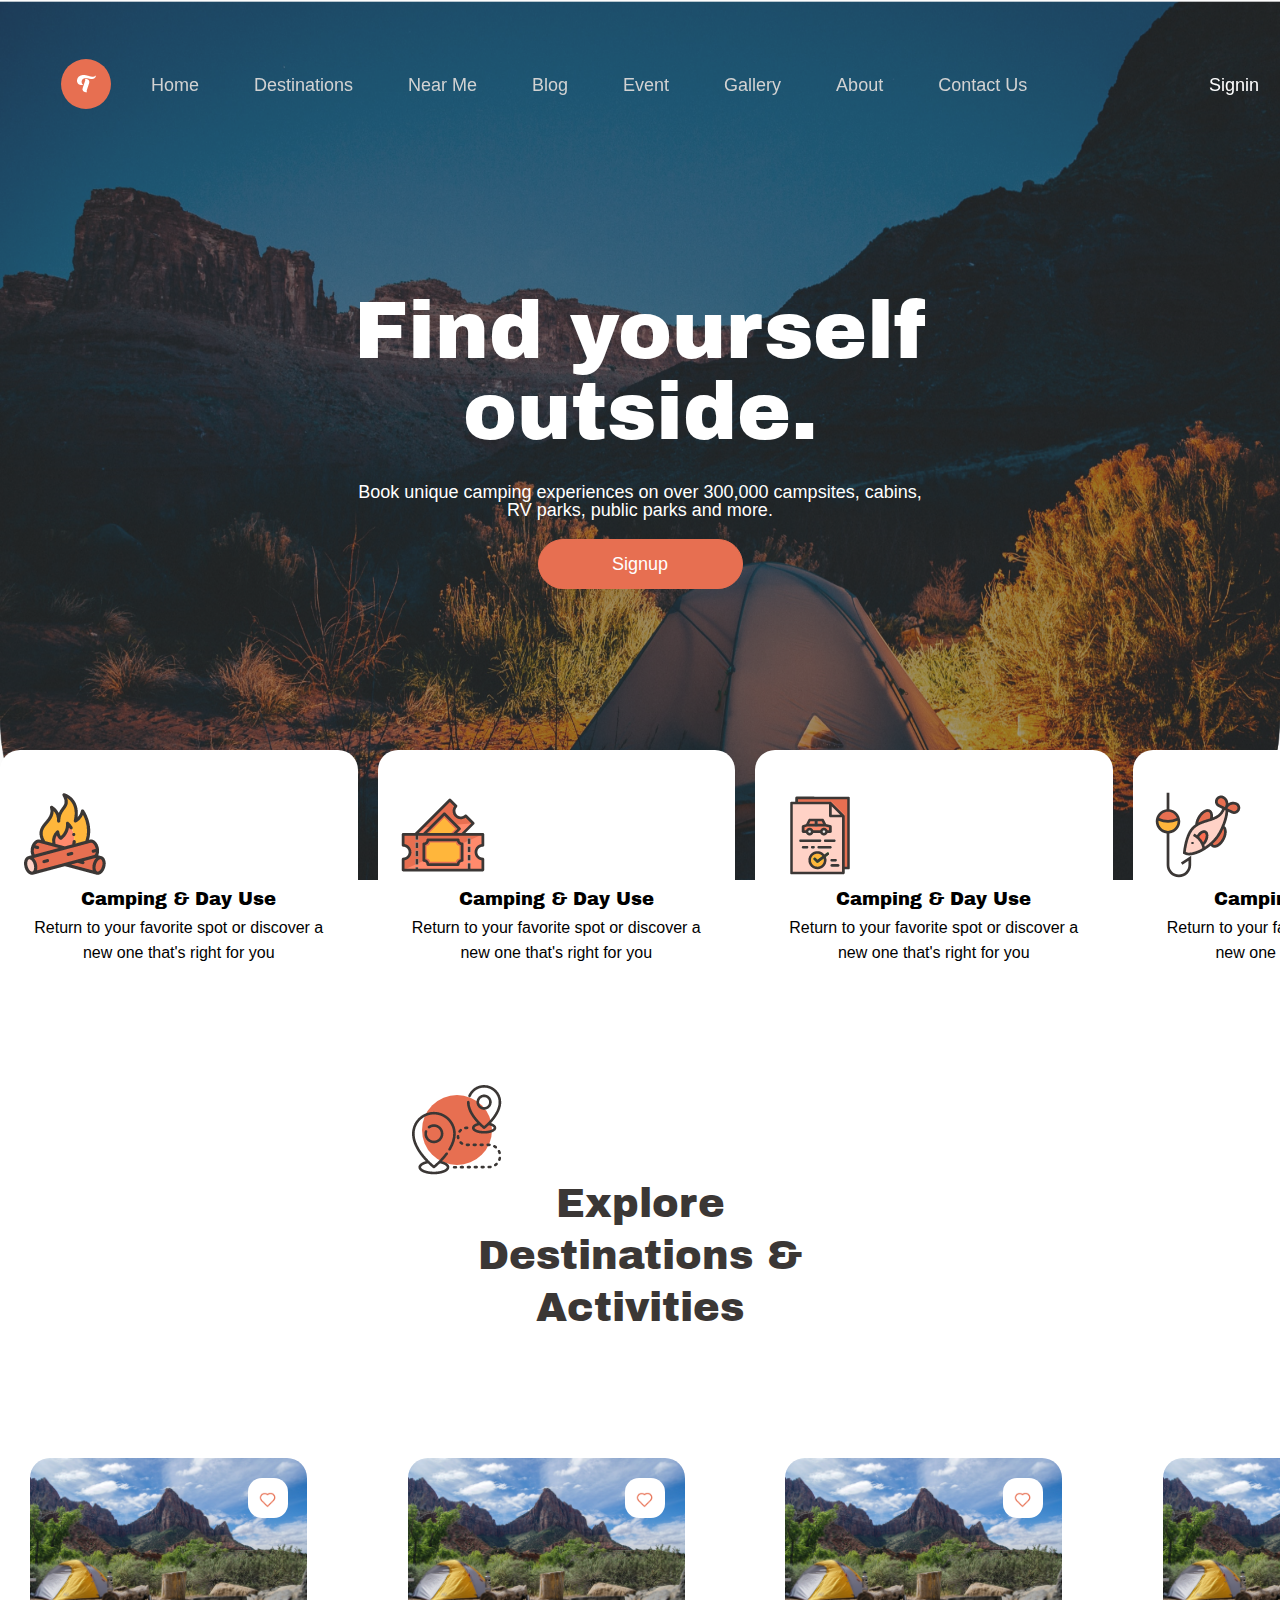
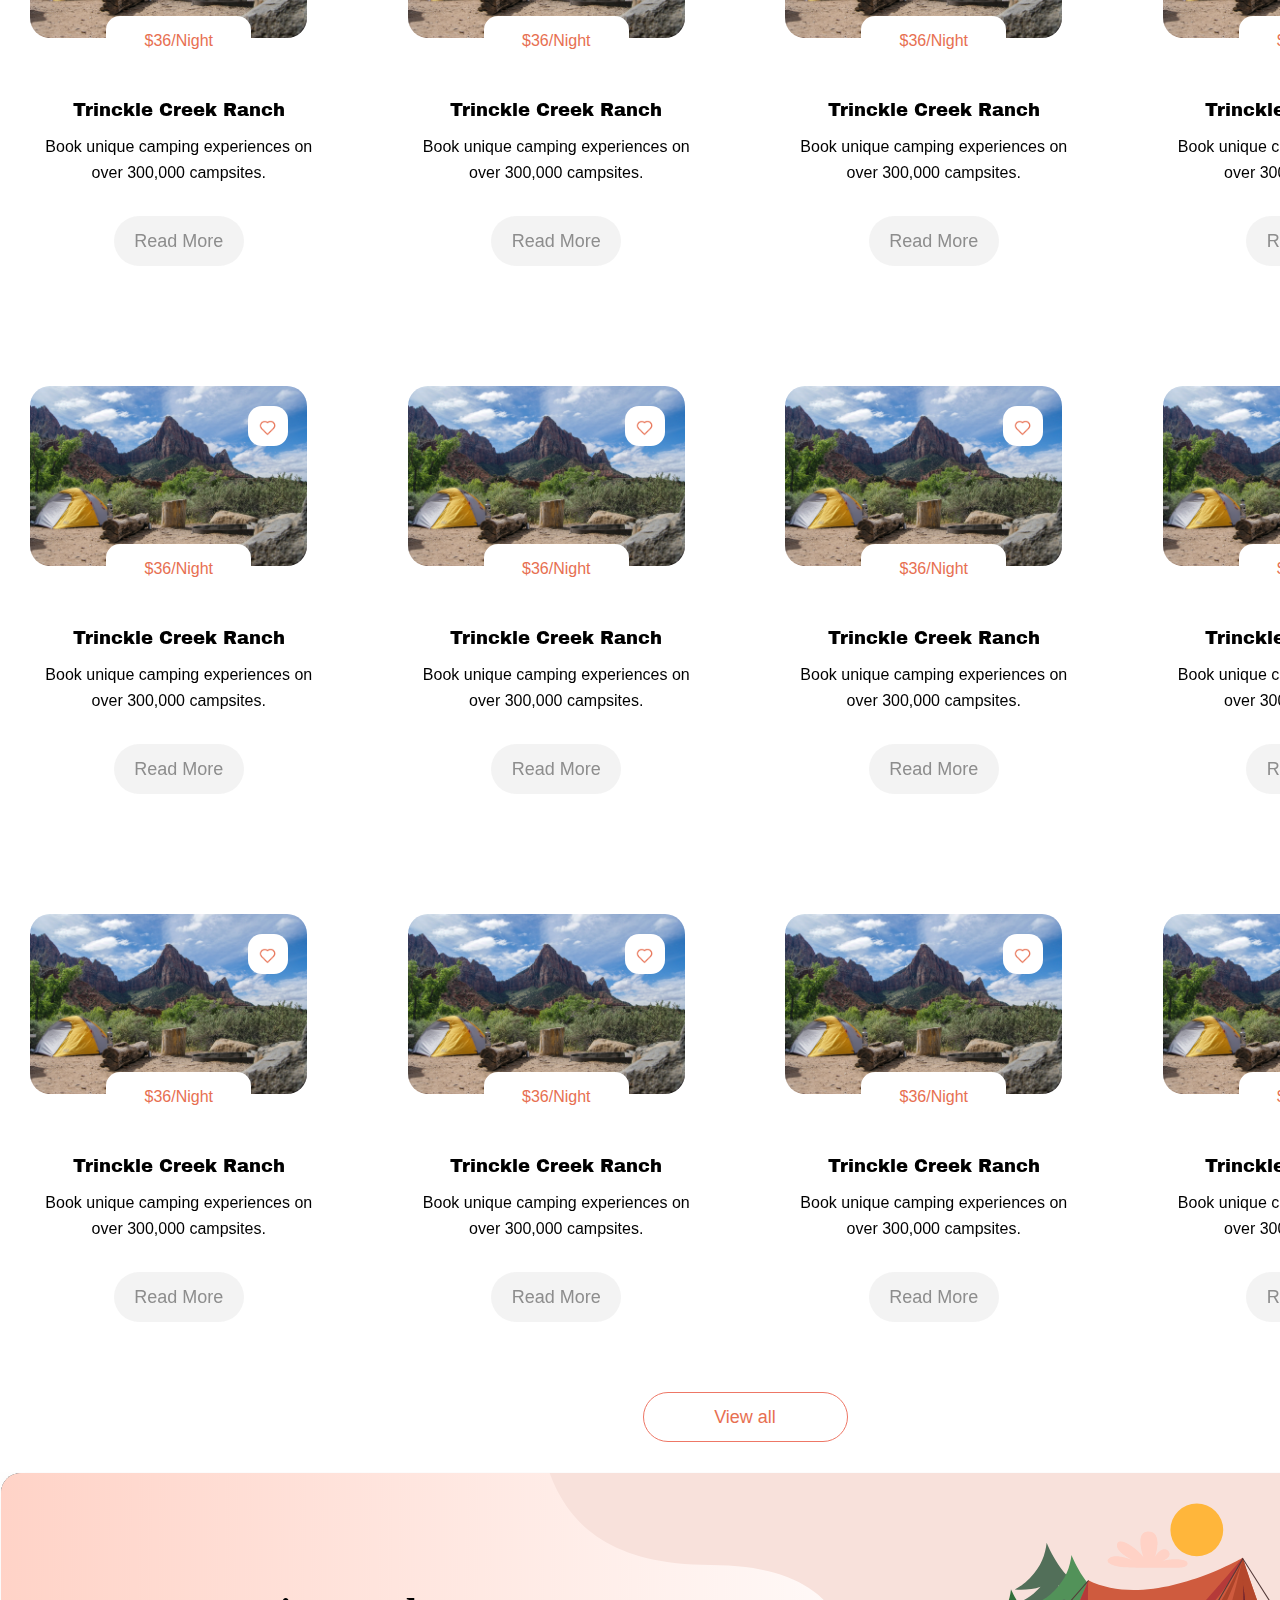
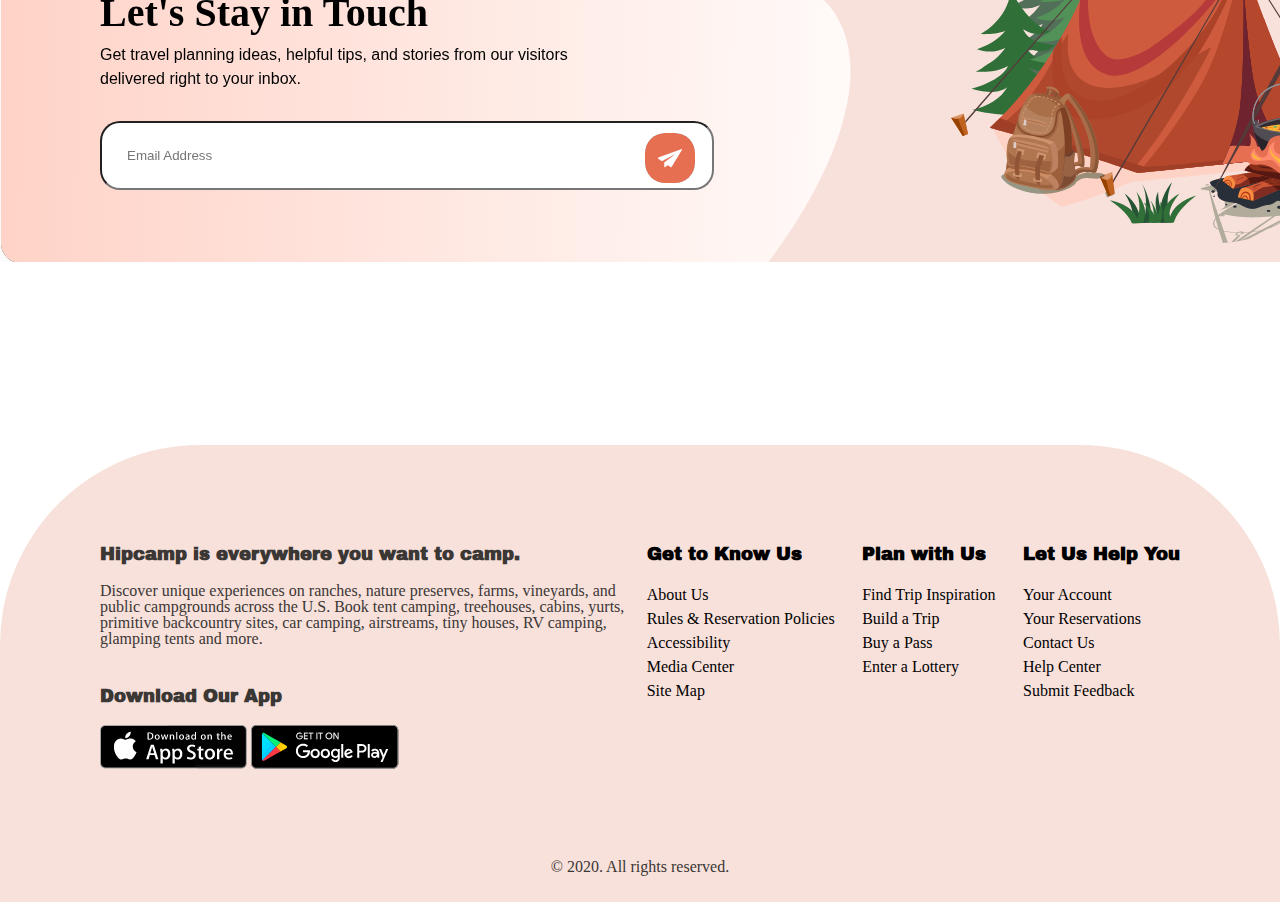
<file: html/index.html>
<!DOCTYPE html>
<html lang="en">
<head>
    <meta charset="UTF-8">
    <meta name="viewport" content="width=device-width, initial-scale=1.0">
    <title>Camping Page</title>
    <link rel="stylesheet" href="../css/style.css">
</head>
<body>
    <header class="l-header">

        <div class="l-wrap-inner">

            <div class="l-header__wrap">
                <div class="l-header__logo">
                    <h1><a href="#" target="_self"><img src="../img/logo.png" alt="logo"></a></h1>
               
                    <nav class="l-header__menu">
                        <ul>
                            <li><a href="#" target="_self">Home</a></li>
                            <li><a href="#" target="_self">Destinations</a></li>
                            <li><a href="#" target="_self">Near Me</a></li>
                            <li><a href="#" target="_self">Blog</a></li>
                            <li><a href="#" target="_self">Event</a></li>
                            <li><a href="#" target="_self">Gallery</a></li>
                            <li><a href="#" target="_self">About</a></li>
                            <li><a href="#" target="_self">Contact Us</a></li>
                        </ul>
                        
                    </nav>
                </div>
                    <div class="l-header__signup">
                        <div class="c-btn c-btn--signin"><a href="#" target="_self">Signin</a></div>
                        <div class="c-btn"><a href="#" target="_self">Signup</a></div>
                    </div>
            </div>
        </div>

    </header>

    <section class="mainvisual">
        <div class="mainvisual__block">
          <h2>Find yourself outside.</h2>
          <p>Book unique camping experiences on over 300,000 campsites, cabins, RV parks, public parks and more.</p>
          <div class="c-btn c-btn--discover"><a href="#" target="_self">Signup</a></div>
        </div>
      </section>
      <article class="l-content">

        <div class="l-wrap-inner">

            <section class="p-block p-block--card">

                <div class="card-block">
                    <div class="card-block__inner">
                        <div class="img-box">
                            <img src="../img/card1.png" alt="this is servie img">
                        </div>
                        <div class="txt-box">
                            <h3>Camping & Day Use</h3>
                            <p>Return to your favorite spot or discover a new one that's right for you</p>
                        </div>
                    </div>
                </div>


                <div class="card-block">
                    <div class="card-block__inner">
                        <div class="img-box">
                            <img src="../img/card2.png" alt="this is servie img">
                        </div>
                        <div class="txt-box">
                            <h3>Camping & Day Use</h3>
                            <p>Return to your favorite spot or discover a new one that's right for you</p>
                        </div>
                    </div>
                </div>


                <div class="card-block">
                    <div class="card-block__inner">
                        <div class="img-box">
                            <img src="../img/card3.png" alt="this is servie img">
                        </div>
                        <div class="txt-box">
                            <h3>Camping & Day Use</h3>
                            <p>Return to your favorite spot or discover a new one that's right for you</p>
                        </div>
                    </div>
                </div>


                <div class="card-block">
                    <div class="card-block__inner">
                        <div class="img-box">
                            <img src="../img/card4.png" alt="this is servie img">
                        </div>
                        <div class="txt-box">
                            <h3>Camping & Day Use</h3>
                            <p>Return to your favorite spot or discover a new one that's right for you</p>
                        </div>
                    </div>
                </div>
                
            </section>
        </div>
      </article>

      <section class="p-block p-block--activity">
        <div class="c-title">
            <img src="../img/activity.png" alt="Activity Picture">
            <h4>Explore Destinations & Activities</h4>
        </div>
        <div class="l-wrap-inner">
            <div class="activity-content">

                <div class="card-block">
                    <div class="card-block__inner">
                    <div class="img-box">
                        <img src="../img/bg1.png" alt="background pic">
                        <div class="favourite">
                            <a href="#"></a>
                        </div>
                        <div class="txt-box">
                           <p class="price">$36/Night</p>
                           <h3>Trinckle Creek Ranch</h3>
                           <p>Book unique camping experiences on over 300,000 campsites.</p>
                           <div class="c-btn c-btn--more"><a href="#" target="_self">Read More</a></div>
                        </div>
                    </div>
                    </div>

                </div>

                <div class="card-block">
                    <div class="card-block__inner">
                    <div class="img-box">
                        <img src="../img/bg1.png" alt="background pic">
                        <div class="favourite">
                            <a href="#"></a>
                        </div>
                        <div class="txt-box">
                           <p class="price">$36/Night</p>
                           <h3>Trinckle Creek Ranch</h3>
                           <p>Book unique camping experiences on over 300,000 campsites.</p>
                           <div class="c-btn c-btn--more"><a href="#" target="_self">Read More</a></div>
                        </div>
                    </div>
                    </div>

                </div>

                <div class="card-block">
                    <div class="card-block__inner">
                    <div class="img-box">
                        <img src="../img/bg1.png" alt="background pic">
                        <div class="favourite">
                            <a href="#"></a>
                        </div>
                        <div class="txt-box">
                           <p class="price">$36/Night</p>
                           <h3>Trinckle Creek Ranch</h3>
                           <p>Book unique camping experiences on over 300,000 campsites.</p>
                           <div class="c-btn c-btn--more"><a href="#" target="_self">Read More</a></div>
                        </div>
                    </div>
                    </div>

                </div>

                <div class="card-block">
                    <div class="card-block__inner">
                    <div class="img-box">
                        <img src="../img/bg1.png" alt="background pic">
                        <div class="favourite">
                            <a href="#"></a>
                        </div>
                        <div class="txt-box">
                           <p class="price">$36/Night</p>
                           <h3>Trinckle Creek Ranch</h3>
                           <p>Book unique camping experiences on over 300,000 campsites.</p>
                           <div class="c-btn c-btn--more"><a href="#" target="_self">Read More</a></div>
                        </div>
                    </div>
                    </div>

                </div>

                <div class="card-block">
                    <div class="card-block__inner">
                    <div class="img-box">
                        <img src="../img/bg1.png" alt="background pic">
                        <div class="favourite">
                            <a href="#"></a>
                        </div>
                        <div class="txt-box">
                           <p class="price">$36/Night</p>
                           <h3>Trinckle Creek Ranch</h3>
                           <p>Book unique camping experiences on over 300,000 campsites.</p>
                           <div class="c-btn c-btn--more"><a href="#" target="_self">Read More</a></div>
                        </div>
                    </div>
                    </div>

                </div>

                <div class="card-block">
                    <div class="card-block__inner">
                    <div class="img-box">
                        <img src="../img/bg1.png" alt="background pic">
                        <div class="favourite">
                            <a href="#"></a>
                        </div>
                        <div class="txt-box">
                           <p class="price">$36/Night</p>
                           <h3>Trinckle Creek Ranch</h3>
                           <p>Book unique camping experiences on over 300,000 campsites.</p>
                           <div class="c-btn c-btn--more"><a href="#" target="_self">Read More</a></div>
                        </div>
                    </div>
                    </div>

                </div>

                <div class="card-block">
                    <div class="card-block__inner">
                    <div class="img-box">
                        <img src="../img/bg1.png" alt="background pic">
                        <div class="favourite">
                            <a href="#"></a>
                        </div>
                        <div class="txt-box">
                           <p class="price">$36/Night</p>
                           <h3>Trinckle Creek Ranch</h3>
                           <p>Book unique camping experiences on over 300,000 campsites.</p>
                           <div class="c-btn c-btn--more"><a href="#" target="_self">Read More</a></div>
                        </div>
                    </div>
                    </div>

                </div>

                <div class="card-block">
                    <div class="card-block__inner">
                    <div class="img-box">
                        <img src="../img/bg1.png" alt="background pic">
                        <div class="favourite">
                            <a href="#"></a>
                        </div>
                        <div class="txt-box">
                           <p class="price">$36/Night</p>
                           <h3>Trinckle Creek Ranch</h3>
                           <p>Book unique camping experiences on over 300,000 campsites.</p>
                           <div class="c-btn c-btn--more"><a href="#" target="_self">Read More</a></div>
                        </div>
                    </div>
                    </div>

                </div>

                <div class="card-block">
                    <div class="card-block__inner">
                    <div class="img-box">
                        <img src="../img/bg1.png" alt="background pic">
                        <div class="favourite">
                            <a href="#"></a>
                        </div>
                        <div class="txt-box">
                           <p class="price">$36/Night</p>
                           <h3>Trinckle Creek Ranch</h3>
                           <p>Book unique camping experiences on over 300,000 campsites.</p>
                           <div class="c-btn c-btn--more"><a href="#" target="_self">Read More</a></div>
                        </div>
                    </div>
                    </div>

                </div>

                <div class="card-block">
                    <div class="card-block__inner">
                    <div class="img-box">
                        <img src="../img/bg1.png" alt="background pic">
                        <div class="favourite">
                            <a href="#"></a>
                        </div>
                        <div class="txt-box">
                           <p class="price">$36/Night</p>
                           <h3>Trinckle Creek Ranch</h3>
                           <p>Book unique camping experiences on over 300,000 campsites.</p>
                           <div class="c-btn c-btn--more"><a href="#" target="_self">Read More</a></div>
                        </div>
                    </div>
                    </div>

                </div>

                <div class="card-block">
                    <div class="card-block__inner">
                    <div class="img-box">
                        <img src="../img/bg1.png" alt="background pic">
                        <div class="favourite">
                            <a href="#"></a>
                        </div>
                        <div class="txt-box">
                           <p class="price">$36/Night</p>
                           <h3>Trinckle Creek Ranch</h3>
                           <p>Book unique camping experiences on over 300,000 campsites.</p>
                           <div class="c-btn c-btn--more"><a href="#" target="_self">Read More</a></div>
                        </div>
                    </div>
                    </div>

                </div>
                <div class="card-block">
                    <div class="card-block__inner">
                    <div class="img-box">
                        <img src="../img/bg1.png" alt="background pic">
                        <div class="favourite">
                            <a href="#"></a>
                        </div>
                        <div class="txt-box">
                           <p class="price">$36/Night</p>
                           <h3>Trinckle Creek Ranch</h3>
                           <p>Book unique camping experiences on over 300,000 campsites.</p>
                           <div class="c-btn c-btn--more"><a href="#" target="_self">Read More</a></div>
                        </div>
                    </div>
                    </div>

                </div>

                <div class="c-btn c-btn--view">
                    <a href="#" target="_self">View all</a>
                  </div>
                </div>
      

            </div>
        </div>
        
      </section>

      <section class="email-bloc">
        <div class="c-bloc">
            <img src="../img/bg2.png" alt="img">
            <div class="c-bloc__txt">
                <h5>Let's Stay in Touch</h5>
                <p>Get travel planning ideas, helpful tips, and stories from our visitors delivered right to your inbox.</p>
                <div class="txt-box">
                    <input type="email" placeholder="Email Address">
                    <a href="#" target="_self"><img src="../img/arrow.png" alt="img"></a>
                </div>
            </div>
        </div>
    </section>

    
    
    <footer class="l-bloc">
        <div class="arrow">
            
        </div>
        <div class="l-bloc__inner">
            <div class="bloc-txt">
                <h6>Hipcamp is everywhere you want to camp.</h6>
                <p>Discover unique experiences on ranches, nature preserves, farms, vineyards, and public campgrounds across the U.S. Book tent camping, treehouses, cabins, yurts, primitive backcountry sites, car camping, airstreams, tiny houses, RV camping, glamping tents and more.</p>
                <h6>Download Our App</h6>
                <div class="bloc-txt__app">
                    <a href="#" target="_self"><img src="../img/app1.png" alt="img"></a>
                    <a href="#" target="_self"><img src="../img/app2.png" alt="img"></a>
                </div>
            </div>
            <div class="bloc-list">
                <div class="aboutus">
                    <h6>Get to Know Us</h6>
                    <ul>
                        <li><a href="#" target="_self">About Us</a></li>
                        <li><a href="#" target="_self">Rules & Reservation Policies</a></li>
                        <li><a href="#" target="_self">Accessibility</a></li>
                        <li><a href="#" target="_self">Media Center</a></li>
                        <li> <a href="#" target="_self">Site Map</a></li>
                    </ul>
                </div>

                <div class="planning">
                    <h6>Plan with Us</h6>
                    <ul>
                        <li><a href="#" target="_self">Find Trip Inspiration</a></li>
                        <li><a href="#" target="_self">Build a Trip</a></li>
                        <li><a href="#" target="_self">Buy a Pass</a></li>
                        <li><a href="#" target="_self">Enter a Lottery</a></li>
                        
                    </ul>
                </div>
                <div class="contantus">
                    <h6>Let Us Help You</h6>
                    <ul>
                        <li><a href="#" target="_self">Your Account</a></li>
                        <li><a href="#" target="_self"> Your Reservations</a></li>
                        <li><a href="#" target="_self">Contact Us</a></li>
                        <li><a href="#" target="_self">Help Center</a></li>
                        <li><a href="#" target="_self">Submit Feedback</a></li>
                    </ul>
                </div>
            </div>
        </div>
        <address>© 2020. All rights reserved.</address>                                                                                                   
    </footer>
</body>
</html>
</file>
<file: css/style.css>
@import url("https://fonts.googleapis.com/css2?family=Archivo+Black&family=Roboto+Slab&display=swap");
/**
 * Minified by jsDelivr using clean-css v5.3.2.
 * Original file: /npm/reset-css@5.0.2/reset.css
 *
 * Do NOT use SRI with dynamically generated files! More information: https://www.jsdelivr.com/using-sri-with-dynamic-files
 */
a, abbr, acronym, address, applet, article, aside, audio, b, big, blockquote, body, canvas, caption, center, cite, code, dd, del, details, dfn, div, dl, dt, em, embed, fieldset, figcaption, figure, footer, form, h1, h2, h3, h4, h5, h6, header, hgroup, html, i, iframe, img, ins, kbd, label, legend, li, main, mark, menu, nav, object, ol, output, p, pre, q, ruby, s, samp, section, small, span, strike, strong, sub, summary, sup, table, tbody, td, tfoot, th, thead, time, tr, tt, u, ul, var, video {
  margin: 0;
  padding: 0;
  border: 0;
  font-size: 100%;
  font: inherit;
  vertical-align: baseline;
}

article, aside, details, figcaption, figure, footer, header, hgroup, main, menu, nav, section {
  display: block;
}

[hidden] {
  display: none;
}

body {
  line-height: 1;
}

menu, ol, ul {
  list-style: none;
}

blockquote, q {
  quotes: none;
}

blockquote:after, blockquote:before, q:after, q:before {
  content: "";
  content: none;
}

table {
  border-collapse: collapse;
  border-spacing: 0;
}


a {
  text-decoration: none;
}

.l-header {
  width: 100%;
  margin-top: 30px;
  position: fixed;
  margin-top: 60px;
}
.l-header__wrap {
  display: flex;
  justify-content: space-around;
  align-items: center;
  height: 50px;
}
.l-header__logo {
  display: flex;
  justify-content: space-between;
}
.l-header__menu {
  margin-left: 20px;
}
.l-header__menu ul {
  display: flex;
  justify-content: space-between;
  width: 100%;
  height: 100%;
  gap: 10px 15px;
  align-items: center;
}
.l-header__menu ul li a {
  padding: 0 20px;
  font-size: 18px;
  font-weight: 400;
  color: #d2d2d2;
  font-family: "Roboto", sans-serif;
}
.l-header__signup {
  display: flex;
  justify-content: space-between;
}

.l-wrap-inner {
  width: 1490px;
  margin: 0 auto;
}

.l-bloc {
  background-color: #F8E1DB;
  border-top-right-radius: 200px;
  border-top-left-radius: 200px;
}
.l-bloc__inner {
  display: flex;
  justify-content: space-between;
  padding: 100px 100px 60px;
}
.l-bloc__inner h6 {
  font-size: 18px;
  font-weight: 900;
  font-family: "Archivo Black", "Regular";
  margin-bottom: 20px;
}
.l-bloc__inner .bloc-txt {
  color: #3B3735;
  width: 615px;
}
.l-bloc__inner .bloc-txt p {
  font-size: 16px;
  font-weight: 400;
  margin-bottom: 40px;
  font-family: "Roboto", "Regular";
}
.l-bloc__inner .bloc-list {
  display: flex;
  width: 600px;
  justify-content: space-between;
}
.l-bloc__inner .bloc-list a {
  text-decoration: none;
  font-size: 16px;
  font-size: 400;
  color: #000;
  line-height: 1.5;
}
.l-bloc address {
  color: #3B3735;
  align-items: center;
  justify-content: center;
  display: flex;
  height: 70px;
}

.c-btn {
  width: 130px;
}
.c-btn a {
  border: 1px solid #fff;
  box-sizing: border-box;
  border-radius: 25px;
  text-align: center;
  font-size: 18px;
  font-weight: 500;
  display: inline-flex;
  width: 100%;
  height: 50px;
  justify-content: center;
  align-items: center;
  font-family: "Roboto", sans-serif;
  color: #fff;
}
.c-btn a:hover {
  opacity: 0.8;
}
.c-btn--signin a {
  border: 0;
}
.c-btn--discover {
  width: 205px;
  margin: 0 auto;
}
.c-btn--discover a {
  border: 1px solid #e76f51;
  background: #e76f51;
}
.c-btn--more {
  max-width: 185px;
  margin: 0 auto;
}
.c-btn--more a {
  background: rgba(141, 141, 141, 0.1);
  border: none;
  color: #8d8d8d;
}
.c-btn--view {
  width: 205px;
  margin: 0 auto;
  height: 50px;
}
.c-btn--view a {
  border: 1px solid #ee7766;
  background: transparent;
  color: #e76f51;
}

.c-title {
  max-width: 456px;
  margin: 0 auto 74px;
  align-items: center;
}
.c-title img {
  width: auto;
  margin: 0 auto;
}
.c-title h4 {
  font-family: "Archivo Black", sans-serif;
  font-size: 40px;
  color: #3b3735;
  text-align: center;
  line-height: 1.3;
}

.mainvisual {
  background-image: url(../../../img/BG.png);
  height: 880px;
  background-size: 100% 100%;
  display: flex;
  align-items: center;
}
.mainvisual__block {
  max-width: 580px;
  margin: 0 auto;
}
.mainvisual__block h2 {
  font-size: 81px;
  font-family: "Archivo Black", sans-serif;
  color: #fff;
  margin-bottom: 30px;
  text-align: center;
}
.mainvisual__block p {
  font-size: 18px;
  font-family: "Roboto", sans-serif;
  color: #fff;
  text-align: center;
  margin-bottom: 20px;
}

.p-block--card {
  margin: -130px 0px 80px;
  display: flex;
  justify-content: flex-start;
  flex-wrap: wrap;
  align-items: center;
}
.p-block--card .card-block {
  width: calc(25% - 15px);
  background: #fff;
  border-radius: 20px;
  margin-right: 20px;
}
.p-block--card .card-block:last-child {
  margin-right: 0;
}
.p-block--card .card-block__inner {
  padding: 40px 20px;
}
.p-block--card .card-block__inner .img-box {
  display: block;
}
.p-block--card .card-block__inner .img-box img {
  max-width: 100%;
  width: auto;
  margin: 0 auto;
}
.p-block--card .card-block .txt-box {
  text-align: center;
}
.p-block--card .card-block .txt-box h3 {
  font-family: "Archivo Black", sans-serif;
  font-size: 18px;
  line-height: 32px;
}
.p-block--card .card-block .txt-box p {
  font-family: "Roboto", sans-serif;
  font-size: 16px;
  line-height: 25px;
  font-weight: 400;
}

.p-block--activity {
  margin-bottom: 30px;
}

.activity-content {
  display: flex;
  justify-content: flex-start;
  flex-wrap: wrap;
  margin-bottom: 20px;
}
.activity-content .card-block {
  width: calc(25% - 15px);
  margin: 0 20px 20px 0;
  background: #fff;
  border-radius: 20px;
}
.activity-content .card-block:nth-of-type(4n+4), .activity-content .card-block:last-child {
  margin-right: 0;
}
.activity-content .card-block__inner {
  padding: 50px 30px;
}
.activity-content .card-block .price {
  font-family: "Roboto", sans-serif;
  font-size: 16px;
  font-weight: 500;
  width: 145px;
  margin: -25px auto 0;
  border-radius: 14px;
  height: 50px;
  display: flex;
  align-items: center;
  justify-content: center;
  background: #fff;
  color: #e76f51;
  position: relative;
  z-index: 1;
}
.activity-content .card-block .img-box {
  position: relative;
}
.activity-content .card-block .img-box .favourite {
  width: 40px;
  height: 40px;
  border-radius: 14px;
  background-color: #fff;
  position: absolute;
  top: 20px;
  right: 40px;
  display: flex;
  align-items: center;
  justify-content: center;
}
.activity-content .card-block .img-box .favourite a {
  display: block;
  background-image: url(../../../img/fav.png);
  background-size: 100% 100%;
  width: 20px;
  height: 20px;
}
.activity-content .card-block .img-box .favourite a:hover {
  background-image: url(../../../img/fav.png);
}
.activity-content .card-block .txt-box {
  text-align: center;
}
.activity-content .card-block .txt-box h3 {
  font-family: "Archivo Black", sans-serif;
  font-size: 18px;
  line-height: 28px;
  margin-bottom: 10px;
}
.activity-content .card-block .txt-box p {
  font-family: "Roboto", sans-serif;
  font-size: 16px;
  line-height: 26px;
  font-weight: 400;
  margin-bottom: 30px;
}

.email-bloc {
  width: 1490px;
  margin: 0 auto 180px;
}
.email-bloc .c-bloc {
  position: relative;
}
.email-bloc .c-bloc .c-bloc__txt {
  width: 616px;
  position: absolute;
  top: 111px;
  left: 100px;
  text-align: left;
  line-height: 1.5;
}
.email-bloc .c-bloc .c-bloc__txt h5 {
  font-size: 40px;
  font-weight: 900;
}
.email-bloc .c-bloc .c-bloc__txt p {
  width: 486px;
  font-size: 16px;
  font-weight: 500;
  font-family: "Roboto", sans-serif;
  margin-bottom: 30px;
}
.email-bloc .c-bloc .c-bloc__txt .txt-box {
  position: relative;
  width: 560px;
}
.email-bloc .c-bloc .c-bloc__txt .txt-box input {
  width: 100%;
  padding: 25px;
  border-radius: 20px;
}
.email-bloc .c-bloc .c-bloc__txt .txt-box input:focus {
  outline: none;
}
.email-bloc .c-bloc .c-bloc__txt .txt-box a {
  width: 50px;
  position: absolute;
  top: 12px;
  right: -35px;
}
.email-bloc .c-bloc .c-bloc__txt .txt-box a img {
  width: 100%;
  border-radius: 20px;
}/*# sourceMappingURL=style.css.map */
</file>
